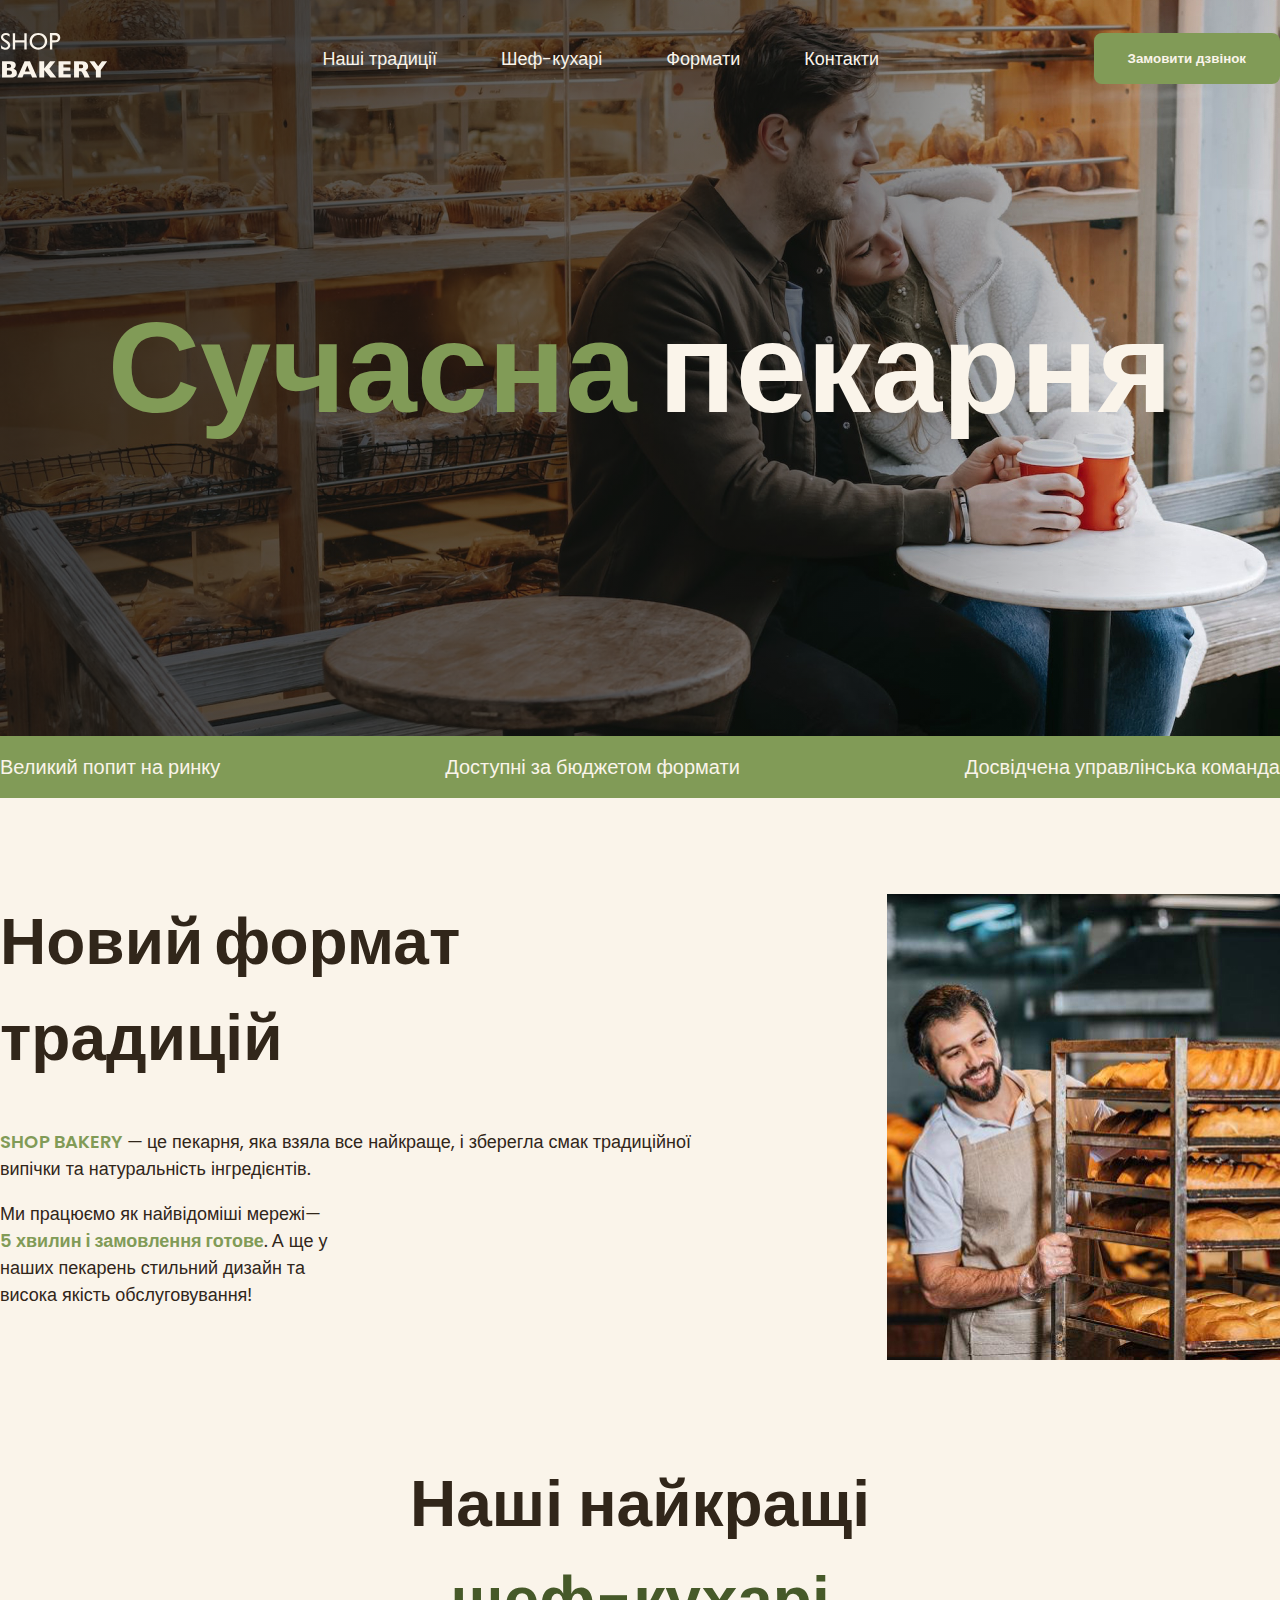
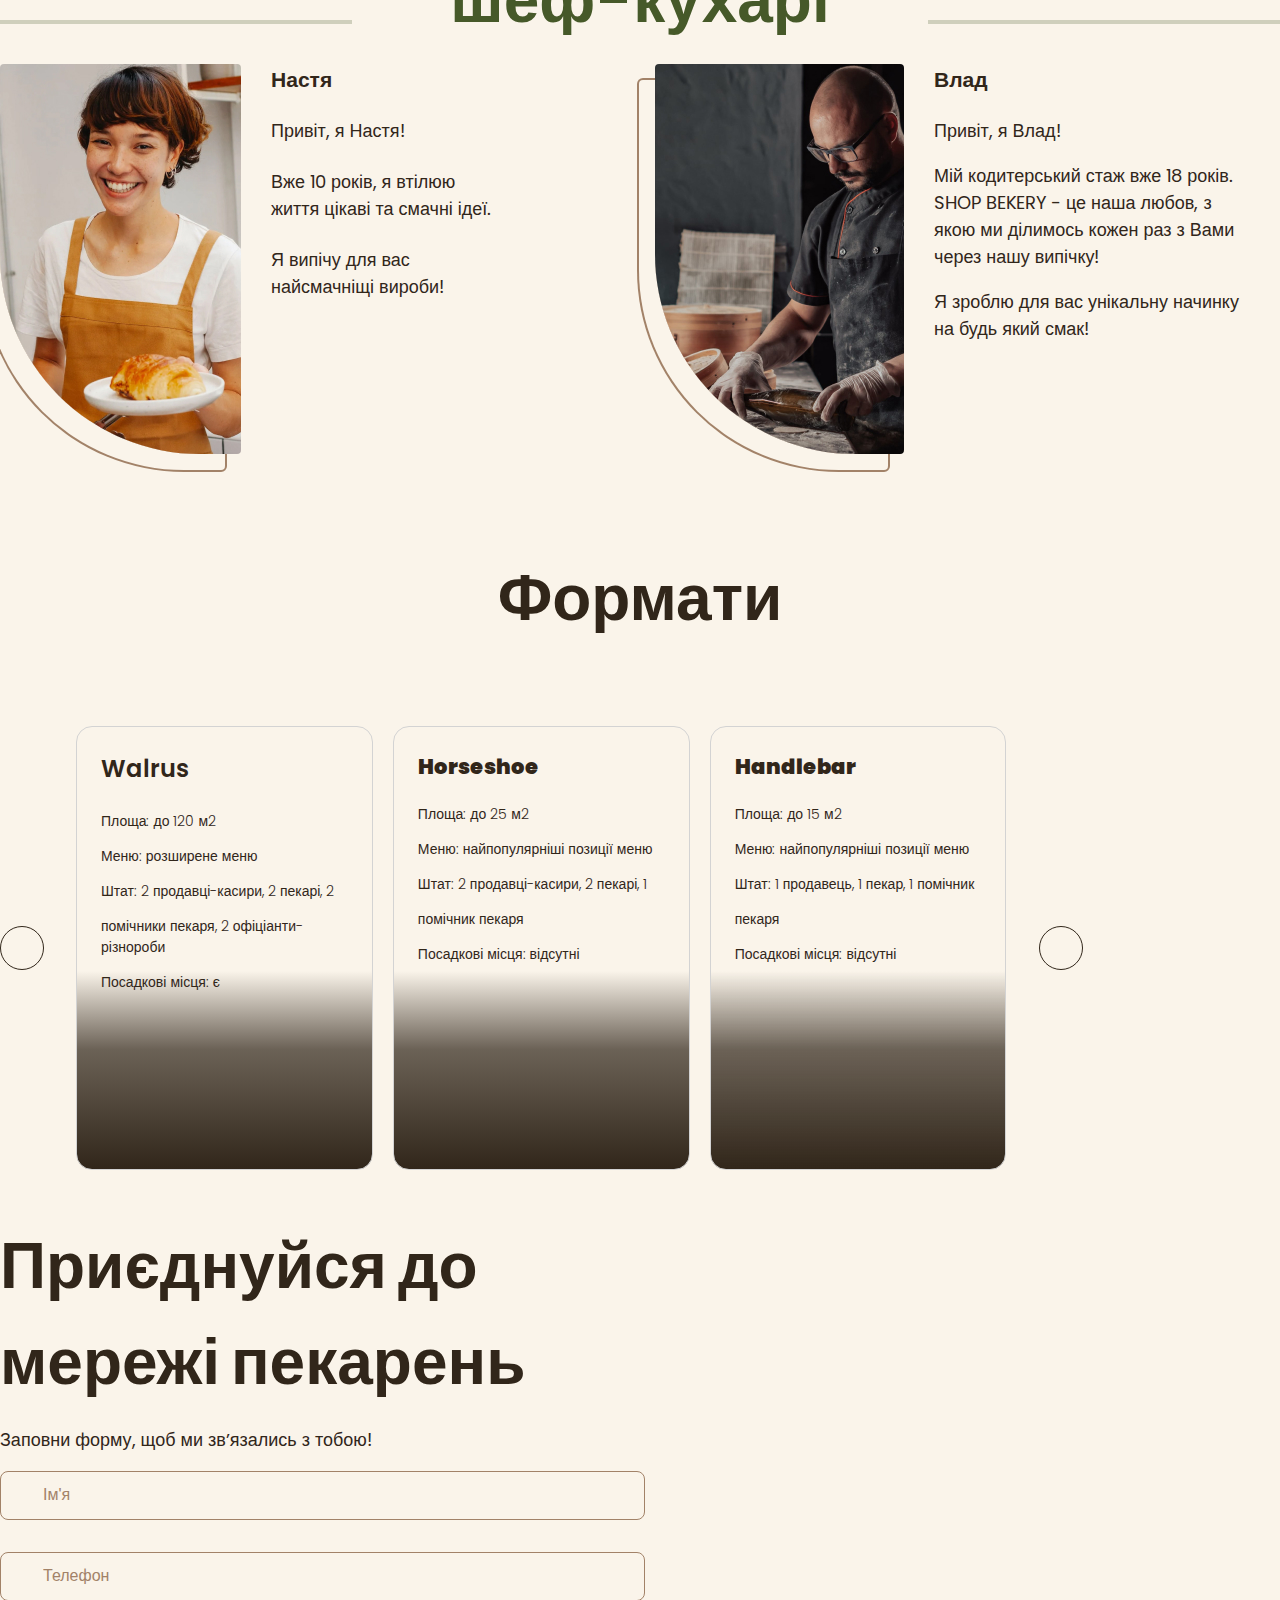
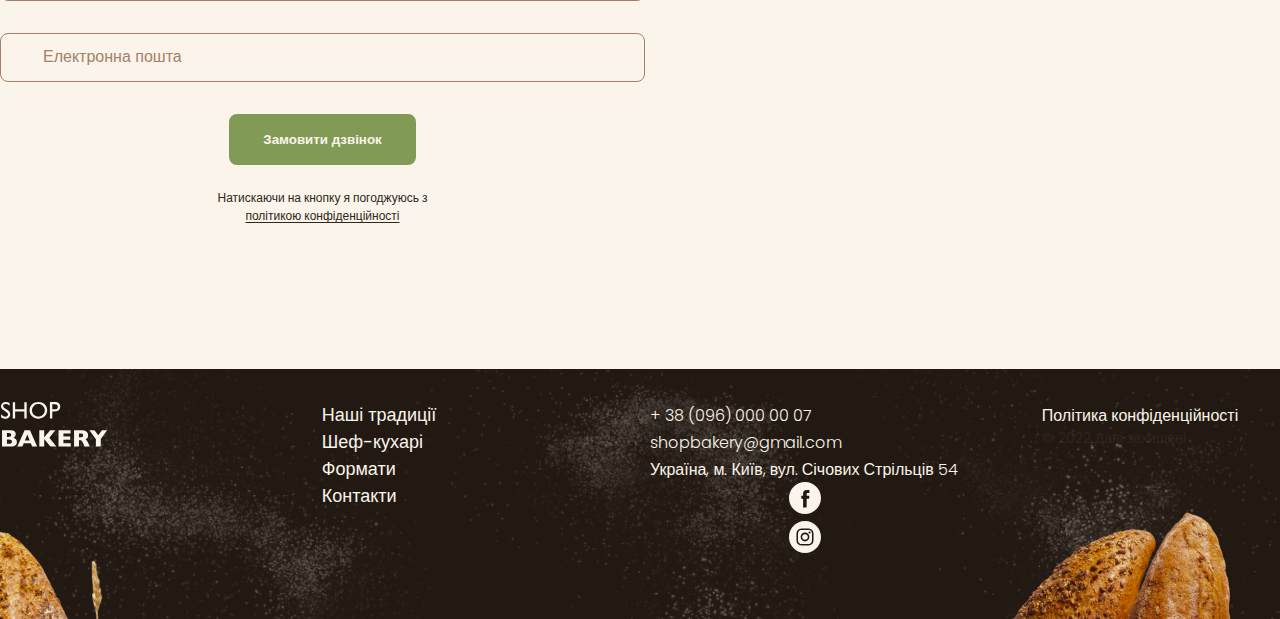
<file: index.html>
<!DOCTYPE html>
<html lang="uk">
<head>
    <meta charset="UTF-8">
    <meta http-equiv="X-UA-Compatible" content="IE=edge" />
    <meta name="viewport" content="width=device-width, initial-scale=1.0">
    <title>Сучасна пекарня</title>
    <!-- Styles-->
    <link rel="stylesheet" href="css/styles.css">
</head>
<body>
    <header class="header">
        <div class="container">
            <div class="header-container">
                <nav class="header-nav">
                    <a href="/">
                        <img src="./images/logo.svg" alt="Логотип сучасного перкарні">
                    </a>
                     <ul class="header-menu">
                        <li><a class="link" href="#traditions-section">Наші традиції</a></li>
                        <li><a class="link" href="#chefs-section">Шеф-кухарі</a></li>
                        <li><a class="link" href="#formats-section">Формати</a></li>
                        <li><a class="link" href="#contact-section">Контакти</a></li>
                     </ul>
                </nav>
                <button class="button modal-btn-open" type="button">Замовити дзвінок</button>
            </div>
        </div>
    </header>
    <main>
        <section class="section hero-section">
            <div class="container">
                <h1 class="hero-title"><span class="accent">Сучасна</span> пекарня</h1>
            </div>
        </section>
        <section class="advantages-section">
            <div class="container">
                <h2 class="visually-hidden">Наші переваги</h2>
                <ul class="advantages-list">
                    <li class="advantages-item">Великий попит на ринку</li>
                    <li class="advantages-item">Доступні за бюджетом формати</li>
                    <li class="advantages-item">Досвідчена управлінська команда</li>
                </ul>
            </div>
        </section>
        <section class="traditions-section section" id="traditions-section">
            <div class="container">
                <div class="traditions-container">
                    <div class="traditions-content">
                        <h2 class="traditions-title section-title">Новий формат традицій</h2>
                        <p class="traditions-text">
                            <span class="brand uppercase">Shop bakery</span> — це пекарня, яка взяла все найкраще, і зберегла смак традиційної випічки та натуральність інгредієнтів.
                        </p>
                        <p class="traditions-text limited">
                            Ми працюємо як найвідоміші мережі— 
                            <span class="brand">5 хвилин і замовлення готове</span>. А ще у наших пекарень 
                            стильний дизайн та висока якість обслуговування!
                        </p>
                    </div>
                    <img src="./images/baker-man.jpg"
                    alt="Чоловік пекар дивиться на батони із посмішкою">
                </div>
            </div>
        </section>
        <section class="section" id="chefs-section">
            <div class="container">
                <h2 class="chefs-title section-title centered">
                    Наші найкращі <br/> <span class="accent">шеф-кухарі</span>
                </h2>
                <ul class="chefs-list">
                    <li class="chefs-item">
                        <article class="chef-card">
                            <img class="chef-photo" src="./images/nastya-chef.jpg" alt="Nastya chef">
                            <div>
                                <h3 class="chef-title">Настя</h3>
                                <div class="chef-text">
                                    <p> Привіт, я Настя!</p>
                                    <p>Вже 10 років, я втілюю <br> життя цікаві та смачні ідеї.</p>
                                    <p>Я випічу для вас <br> найсмачніщі вироби!</p>
                                </div>
                            </div>
                        
                    </article>
                </li>
                    <li class="chefs-item">
                        <article class="chef-card">
                            <img class="chef-photo" src="./images/vlad-chef.jpg" alt="Vlad chef">
                        <div>
                            <h3 class="chef-title">Влад</h3>
                        <p class="chef-text">Привіт, я Влад!</p>
                        <p class="chef-text">Мій кодитерський стаж вже 18 років. <br> SHOP BEKERY - це наша любов, з <br> якою ми ділимось кожен раз з Вами через нашу випічку!</p>
                        <p class="chef-text">Я зроблю для вас унікальну начинку <br>на будь який смак!</p>
                     
                        </div>
                           </article>
                </li>
                </ul>
            </div>
        </section>
        <section class="section" id="formats-section">
            <div class="container">
                <h2 class="formats-title section-title centered">Формати</h2>
                <div class="formats-container">
                    <button class="carousel-button" type="button">
                        <svg wildth="16" height="16">
                            <use href="./images/ico.svg#Arrow"></use>
                        </svg>
                    </button>
                    <ul class="formats-list">
                        <li class="formats-item">
                        <article class="format-card">
                        <h3 class="format-title" lange="en">Walrus</h3>
                        <div class="format-text">
                            <p>Площа: до 120 м2</p>
                            <p>Меню: розширене меню</p> 
                            <p>Штат: 2 продавці-касири, 2 пекарі, 2</p>
                            <p>помічники пекаря, 2 офіціанти-різнороби</p>
                            <p>Посадкові місця: є</p>
                        </div>
                    </article>
                </li>
                   <li class="formats-item">
                    <article class="format-card">
                    <h3 lange="en">Horseshoe</h3>
                    <div class="format-text">
                        <p>Площа: до 25 м2</p>
                        <p>Меню: найпопулярніші позиції меню</p>
                        <p>Штат: 2 продавці-касири, 2 пекарі, 1</p>
                        <p>помічник пекаря</p>
                        <p>Посадкові місця: відсутні</p>
                    </div>
                </article>
            </li>
                    <li class="formats-item">
                        <article class="format-card">
                        <h3 lange="en">Handlebar</h3>
                        <div class="format-text">
                            <p>Площа: до 15 м2</p>
                            <p>Меню: найпопулярніші позиції меню</p> 
                            <p>Штат: 1 продавець, 1 пекар, 1 помічник</p>
                            <p>пекаря</p>
                            <p>Посадкові місця: відсутні</p>
                        </div>
                    </article>
                </li>
            </ul>
            <button class="carousel-button next" type="button">
                <svg wildth="16" height="16">
                    <use href="./images/ico.svg#Arrow"></use>
                </svg>
            </button>
                </div>
        <section class="contact-section section" id="contact-section">
            <div class="container">
                <div class="contact-container">
                    <div class="contact-form">
                        <h2 class="contact-title section-title">Приєднуйся до мережі пекарень</h2>
                        <p>Заповни форму, щоб ми звʼязались з тобою!</p>
                        <form name="contact-form" autocomplete="off" novalidate>
                            <div class="form-field">
                                <label class="form-label visually-hidden" for="user-name">Ім'я</label>
                                <input class="form-input" type="text" name="user-name" id="user-name" placeholder="Ім'я">
                            </div>
                
                                <div class="form-field">
                                    <label class="form-label visually-hidden" for="user-tel">Телефон</label>
                                    <input class="form-input" type="tel" name="user-tel" id="user-tel" placeholder="Телефон">
                                </div>
            
                                <div class="form-field">
                                    <label class="form-label visually-hidden" for="user-email">Електронна пошта</label>
                                    <input class="form-input" type="email" name="user-email" id="user-email" placeholder="Електронна пошта">
                                </div>
                            
                            <button class="form-button button" type="submit">Замовити дзвінок</button>
                            <p class="form-terms">Натискаючи на кнопку я погоджуюсь з <a class="form-terms-link" href="#">політикою конфіденційності</a>
                            </p>
                        </form>
                    </div>
                    <iframe
                    class="contact-map"
                    src="https://www.google.com/maps/embed?pb=!1m18!1m12!1m3!1d2540.163630435281!2d30.488698376557704!3d50.45667757159333!2m3!1f0!2f0!3f0!3m2!1i1024!2i768!4f13.1!3m3!1m2!1s0x40d4ce637c006b2d%3A0xaf86385f19996ff0!2z0LLRg9C70LjRhtGPINCh0ZbRh9C-0LLQuNGFINCh0YLRgNGW0LvRjNGG0ZbQsiwgNTQsINCa0LjRl9CyLCAwMjAwMA!5e0!3m2!1suk!2sua!4v1728540783366!5m2!1suk!2sua"
                    width="603"
                    height="595"
                    allowfullscreen=""
                    loading="lazy"
                    referrerpolicy="no-referrer-when-downgrade">
                </iframe>
                </div>
            </div>
        </section>
    </main>
    <footer class="footer">
        <div class="container">
            <div class="footer-container">
                <nav class="footer-nav">
                    <div class="footer-logo">
                        <a href="#">
                            <img src="./images/logo.svg" alt="Логотип сучасного перкарні">
                        </a>
                    </div>
                <ul class="footer-menu">
                    <li><a class="link" href="#">Наші традиції</a></li>
                    <li><a class="link" href="#">Шеф-кухарі</a></li>
                    <li><a class="link" href="#">Формати</a></li>
                    <li><a class="link" href="#">Контакти</a></li>
                 </ul>
            </nav>
            <address class="footer-address">
                <ul class="address-list">
                    <li><a class="address-link" href="tell:+380960000007">+ 38 (096) 000 00 07</a></li>
                    <li><a class="address-link" href="mailto:shopbakery@gmail.com">shopbakery@gmail.com</a>
                    <li>
                    <li><a class="address-link" href="https://maps.app.goo.gl/YNTRWsHyho1p4Rw9A">Україна, м. Київ, вул. Січових Стрільців 54</a>
                    </li>
                    <li>
                        <a href="#"></a>
                        <svg class="address-icon" wildth="32" height="32">
                            <use href="./images/icons.svg#icon-facebook"></use>
                        </svg>
                    </li>
                    <li>
                        <a href="#"></a>
                        <svg class="address-icon" wildth="32" height="32">
                            <use href="./images/icons.svg#icon-instagram"></use>
                        </svg>
                        <a>
                    </li>
                </ul>
                <div class="address-info">
                    <a class="address-link" href="#" target="_blank">Політика конфіденційності</a>
                    <p class="address-copyright">&copy; 2022 Дані захищені</p>
                </div>
            </address>
            </div>
        </div>
    </footer>

    <div class="backdrop is-hidden">
        <div class="modal">
            <button class="modal-btn-close" type="button">Close</button>
            <h2>Замовити дзвінок</h2>
            <p>Залишіть заявку та наш спеціаліст зв'яжеться з Вами!</p>
            <form name="modal-form" autocomplete="off">
                <div class="form-field">
                    <label class="form-label visually-hidden" for="user-name">Ім'я</label>
                    <input class="form-input" type="text" name="user-name" id="user-name" placeholder="Ім'я" required>
                </div>
    
                    <div class="form-field">
                        <label class="form-label visually-hidden" for="user-tel">Телефон</label>
                        <input class="form-input" type="tel" name="user-tel" id="user-tel" pattern="^\+{0-9{12}}" placeholder="Телефон" required>
                    </div>

                    <div class="form-field">
                        <label class="form-label visually-hidden" for="user-email">Електронна пошта</label>
                        <input class="form-input" type="email" name="user-email" id="user-email" placeholder="Електронна пошта" required>
                    </div>

                    <!-- <div class="checkbox">
                        <label class="checkbox-label" for="terms-conditions">Я точно погоджуюся з політикою конфіденційності </label><input class="checkbox-input visually-hidden" type="checkbox" id="terms-conditions" name="terms-conditions">
                
                    </div> -->

                <button class="form-button button modal-btn-order" type="submit">Замовити дзвінок</button>
                <p class="form-terms">Натискаючи на кнопку я погоджуюсь з <a class="form-terms-link" href="#">політикою конфіденційності</a>
                </p>
            </form>
        </div>
    </div>

    <script src="./js/modal.js"></script>
</body>
</html>
</file>
<file: css/styles.css>
@font-face {
    font-display: swap;
    font-family: 'Poppins';
    font-style: normal;
    font-weight: 300;
    src: url('../fonts/poppins-v21-latin-300.woff2') format('woff2');
}

@font-face {
    font-display: swap;
    font-family: 'Poppins';
    font-style: normal;
    font-weight: 400;
    src: url('../fonts/poppins-v21-latin-regular.woff2') format('woff2');
}

@font-face {
    font-display: swap;
    font-family: 'Poppins';
    font-style: normal;
    font-weight: 600;
    src: url('../fonts/poppins-v21-latin-600.woff2') format('woff2');
}

@font-face {
    font-display: swap;
    font-family: 'Poppins';
    font-style: normal;
    font-weight: 900;
    src: url('../fonts/poppins-v21-latin-900.woff2') format('woff2');
}

:root {
    --Color-primary-dark: #31261a;
    --Color-primary-light: #faf4ea;
    --Color-secondary-dark: #A28268;
    --Color-brand-dark: #465929;
    --Color-brand-normal: #819b57;
    --Color-brand-light: #cfcfbc;
}

/* Base */
* ,
*::before,
*::after{
    box-sizing: border-box;
}

body {
    color: var(--Color-primary-dark);
    background-color: var(--Color-primary-light);
    font-family: 'Poppins', sans-serif;
    font-size: 18px;
    font-weight: 400;
    line-height: 1.5;
    margin: 0;
}

h1,
h2,
h3,
h4,
h5,
h6,
p {
    margin-top: 0;
}

a{
    display: inline-block;
}
address {
    font-style: normal;
}

ul {
    margin: 0;
    padding: 0;
    list-style-type: none;
}

.visually-hidden {
    position: absolute;
    left: -10000px;
    top: auto;
    width: 1px;
    height: 1px;
    overflow: hidden;
}

.section {
    padding: 48px 0;
}

.container {
    width: 100%;
    max-width: 1288px;
    margin: 0 auto;
}

/* Button */

.button {
    padding: 16px 32px;
    color: var(--Color-primary-light);
    font-weight: 600;
    background-color: var(--Color-brand-normal);
    border: 2px solid var(--Color-brand-normal);
    border-radius: 8px;
    cursor: pointer;
}

.button:hover {
    color: var(--Color-brand-dark);
    background-color: transparent;
}

/*  .button:disabled {
    color: gray;
    background-color: lightgrey;
    border-color: currentColor;
    cursor: not-allowed; 
} */

/* Link */
.link {
    color: var(--Color-primary-light);
    text-decoration: none;
    transition: color 0.3s;
}

.link:hover {
    color: var(--Color-brand-normal);
}

/* Header */
.header {
    position: absolute;
    top: 0;
    left: 0;
    width: 100%;
    padding-top: 32px;
}

    @media screen and (max-width: 1200px) {
       display: none; 
    }


.header-container {
    display: flex;
    align-items: center;
    gap: 40px;
}

.header-nav {
    display: flex;
    align-items: center;
    flex-grow: 1;
    gap: 40px;
}

.header-menu {
    display: flex;
    gap: 64px;
    flex-grow: 1;
    justify-content: center;
}

/* Hero section */
.hero-section {
    padding: 272px 0;
    background-image: linear-gradient(102.76deg, 
    rgba(18, 18, 17, 0.78) 2.03%, 
    rgba(18, 18, 17, 0.6) 58.46%,
    rgba(18, 18, 17, 0) 90.36%),
    url('../images/hero-section-background.jpg');
    background-repeat: no-repeat;
    background-position: center top;
    background-size: cover;
}

.hero-title {
    margin-bottom: 0;
    color: var(--Color-primary-light);
    text-align: center;
    font-size: 128px;
    font-weight: 900;
}

.accent {
    color: var(--Color-brand-normal);
}

/* Advantages section */
.advantages-section {
    padding: 16px 0;
    background-color: var(--Color-brand-normal);
}

.advantages-list {
    display: flex;
    justify-content: space-between;
    gap: 40px;
    color: var(--Color-primary-light);
}

.advantages-item {
    color: var(--Color-primary-light);
    font-size: 20px;
    font-weight: 1.5;
}

.section-title {
    font-size: 64px;
    font-weight: 900;
}

.section-title.centered {
    text-align: center;
}

.section-title .accent {
    color: var(--Color-brand-dark);
}

/* Traditions section */
.traditions-section {
    padding-top: 96px;
}

.traditions-container {
    display: flex;
    justify-content: space-between;
    gap: 40px;
}

.traditions-content {
    max-width: 710px;
}

.traditions-title {
    margin-bottom: 42px;
}

.traditions-text .brand {
    color: var(--Color-brand-normal);
    font-weight: 600;
}

.traditions-text .uppercase {
    text-transform: uppercase;
}

.traditions-text.limited {
    max-width: 330px;
}

/* Chefs section */
.chefs-title {
    position: relative;
    margin: 0 auto 80px;
}

.chefs-title::before,
.chefs-title::after {
    position: absolute;
    bottom: 24px;
    display: block;
    width: 352px;
    border: 2px solid var(--Color-brand-light);
    content: '';
}

.chefs-title::before{
    left: 0;
}

.chefs-title::after{
    right: 0;
}

.chefs-list {
    display: flex;
    gap: 30px;
}

.chefs-item {
    flex-basis: calc((100% - 30px) / 2);
}

.chef-card {
    display: flex;
    gap: 30px;
}

.chef-photo {
    border-radius: 4px 4px 4px 200px;
    box-shadow: -16px 16px 0 0 var(--Color-primary-light), -16px 16px 0 2px var(--Color-secondary-dark);
}

.chefs-title {
    margin-bottom: 16px;
    font-weight: 600;
}

.chef-text p{
    margin-bottom: 24px;
}

.chef-text p:last-child{
    margin-bottom: 0;
}

/* Formats section */
.formats-container{
    display: flex;
    align-items: center;
    gap: 32px;
}
.formats-list {
    display: flex;
    flex-wrap: wrap;
    gap: 20px;
}

.formats-item {
    flex-basis: calc((100% - 40px) / 3);
}

.format-card {
    height: 444px;
    padding: 24px;
    background-image: linear-gradient(180deg,
            rgba(49, 38, 26, 0) 55.21%,
            rgba(49, 38, 26, 0.71) 72.92%,
            var(--Color-primary-dark) 100%);
    border: 1px solid lightgrey;
    /*remove */
    border-radius: 16px;
    transition: transform 0.3s;
}

.format-card:hover {
    transform: scale(1.05);

}

.formats-title {
    margin-bottom: 80px;
}

.format-title {
    font-size: 24px;
    font-weight: 600;
}

.format-text {
    font-size: 14px;
    font-weight: 300;
}

/* Carousel */
.carousel-button {
    display: flex;
    align-items: center;
    justify-content: center;
    flex-shrink: 0;
    width: 44px;
    height: 44px;
    padding: 0;
    background-color: transparent;
    border-radius: 50%;
    border: 1px solid var(--Color-primary-dark);
    cursor: pointer;
}

.carousel-button:hover {
    background-color: var(--Color-primary-dark);
    fill: var(--Color-primary-light);
}

.carousel-button.next{
    transform: rotate(180deg);
}
/* Contact section */
.contact-section{
    padding-bottom: 96px;
}
.contact-container{
    display: flex;
    gap: 32px;
}
.contact-title {
    margin-bottom: 16px;
}

.contact-map{
    flex-shrink: 0;
    border-radius: 16px;
    border: none;
}


/* Footer */
.footer{
    padding: 32px 0;
    position: relative;
    background-color: var(--Color-primary-dark);
    background-image: url('../images/footer-background\ 2.png');
    background-repeat: no-repeat;
    background-size: cover;
    background-position: center;
}

.footer::before,
.footer::after{
    position: absolute;
    bottom: 0;
    background-repeat: no-repeat;
    content: '';
}

.footer::before{
    width: 180px;
    height: 120px;
    left: 0;
    background-image: url('../images/decor-bread-small.png');
}

.footer::after{

    width: 360px;
    height: 190px;
    right: 0;
    background-image: url('../images/decor-bread-large.png');
}

.footer-container{
    display: flex;
    gap: 20px;
}

.footer-nav{
    display: flex;
    flex-basis: 50%;
    gap: 20px;

}

.footer-logo{
    flex-grow: 1;
}

.footer-menu{
    flex-grow: 1;
}

.footer-address{
    display: flex;
    flex-basis: 50%;
    gap: 20px;
}

.address-list{
    flex-grow: 1;
}

.address-info{
    flex-grow: 1; 
}

.address-link {
    color: var(--Color-primary-light);
    font-size: 16px;
    font-weight: 300;
    text-decoration: none;
}

.address-link:hover {
    color: var(--Color-brand-normal);
}

.address-icon {
    fill: var(--Color-primary-light);
}

.address-copyright {
    font-size: 14px;
}

/* Modal */
.backdrop{
    position: fixed;
    top: 0;
    left: 0;
    right: 0;
    bottom: 0;
    display: flex;
    align-items: center;
    justify-content: center;
    padding: 20px 0;
    background-color: rgba(0, 0, 0, 0.5); transition: opacity 0.3s, visibility 0.3s;
}

.backdrop.is-hidden{
    opacity: 0;
    visibility: hidden;
    pointer-events: none;
}

.modal{
    position: relative;
    width: 100%;
    max-width: 880px;
    height: 100%;
    max-height: 880px;
    padding: 128px;
    background-color: var(--Color-primary-light);
    border-radius: 30px;
    overflow-y: auto;
}

.modal-btn-close{
    position: absolute;
    top: 40px;
    right: 40px;
}

/* Form */
.form-field{
    position: relative;
    margin-bottom: 32px;
}

.form-label{
    position: absolute;
    top: 16px;
    left: 42px;
    font-size: 16px;
    line-height: 1.17;
    color: var(--Color-secondary-dark);
    transition: transform 0.3s;
}

.form-input{
    padding: 16px 42px;
    width: 100%;
    border: 1px solid var(--Color-secondary-dark);
    border-radius: 8px;
    background-color: transparent;
}

.form-input:focus{
    border-color: var(--Color-brand-normal);
    outline: none;
}

.form-input:disabled{
    border-color: lightgray;
}

.form-input:disabled::placeholder{
    color: lightgray;
}

.form-input::placeholder{
    color: var(--Color-secondary-dark);
    font-size: 16px;
    line-height: 1.17;
}

.form-input:focus::placeholder{
    color: var(--Color-primary-dark);
}

.form-button{
    display: block;
    margin: 0 auto 24px;
}

.form-terms{
    margin: 0 auto;
    max-width: 220px;
    font-weight: 500;
    font-size: 12px;
    line-height: 1.5;
    text-align: center;
}

.form-terms-link{
    color: var(--Color-primary-dark);
    text-underline-offset: 2px;
}

/* .checkbox{
    position: relative;
}

.checkbox-input{
    appearance: none;
}

.checkbox-input:checked + .checkbox-label::before{
    background-color: var(--Color-secondary-dark);
}

.checkbox-label{
    padding-left: 24px;
}

.checkbox-label::before{
    position: absolute;
    top: 0;
    left: 0;
    margin-top: 4px;
    width: 16px;
    height: 16px;
    border: 1px solid var(--Color-primary-dark);
    border-radius: 2px;
    content: '';
} */
</file>
